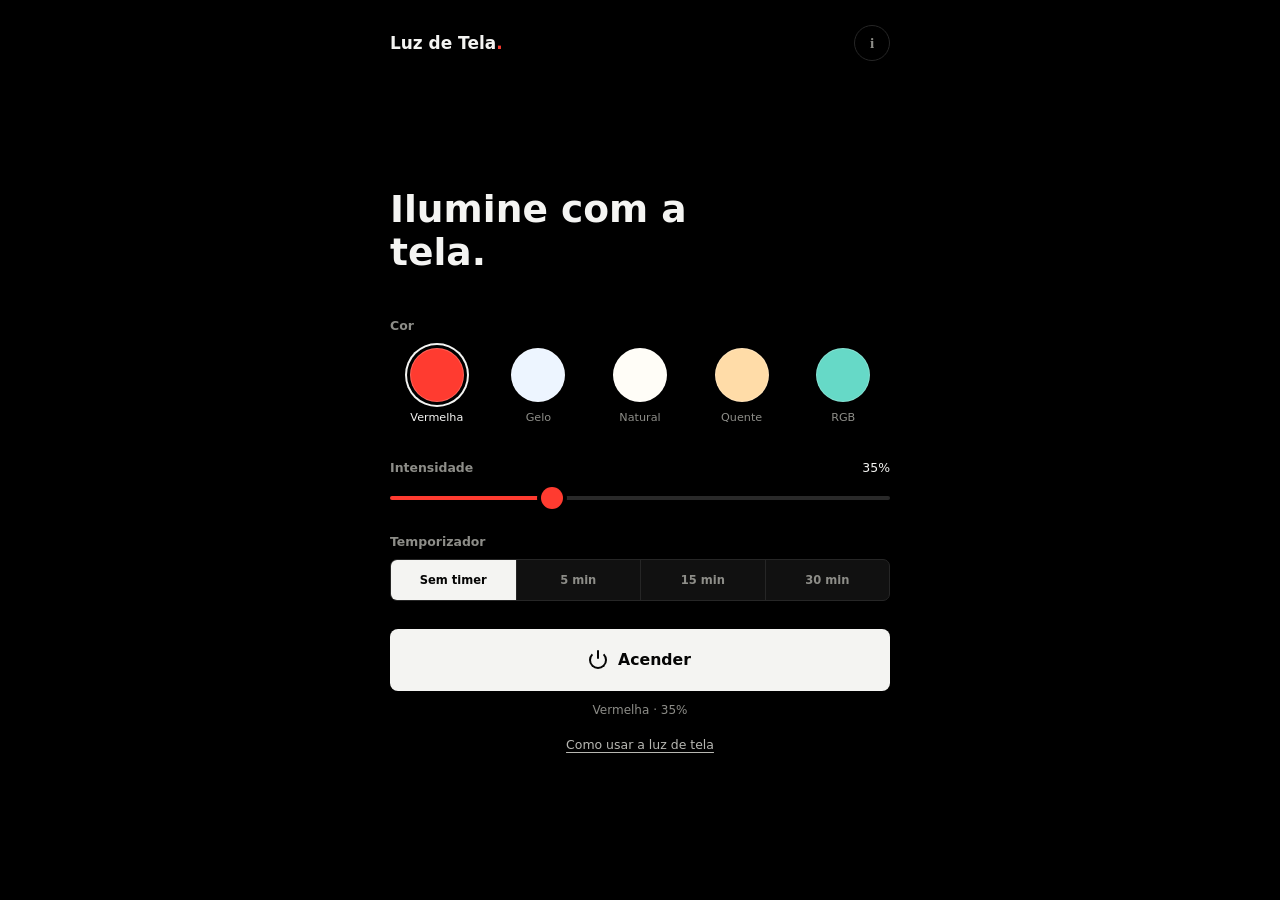
<file: index.html>
<!doctype html>
<html lang="pt-BR">
  <head>
    <meta charset="utf-8" />
    <meta name="viewport" content="width=device-width, initial-scale=1, viewport-fit=cover" />
    <meta
      name="description"
      content="Use a tela do celular para iluminar fotos, chamadas ou o quarto. Escolha tela branca, luz vermelha ou RGB e ajuste a intensidade. Grátis e sem cadastro."
    />
    <meta name="robots" content="index, follow" />
    <meta name="theme-color" content="#000000" />
    <meta name="apple-mobile-web-app-capable" content="yes" />
    <meta name="apple-mobile-web-app-status-bar-style" content="black-translucent" />
    <meta name="apple-mobile-web-app-title" content="Luz de Tela" />
    <link rel="canonical" href="https://generosorafa.github.io/luz-de-tela/" />
    <meta property="og:type" content="website" />
    <meta property="og:locale" content="pt_BR" />
    <meta property="og:site_name" content="Luz de Tela" />
    <meta property="og:url" content="https://generosorafa.github.io/luz-de-tela/" />
    <meta property="og:title" content="Luz de Tela: tela branca, vermelha e RGB" />
    <meta
      property="og:description"
      content="Use a tela do celular para iluminar com branco, vermelho, tons quentes ou qualquer cor RGB."
    />
    <meta
      property="og:image"
      content="https://generosorafa.github.io/luz-de-tela/og.png"
    />
    <meta property="og:image:width" content="1536" />
    <meta property="og:image:height" content="1024" />
    <meta
      property="og:image:alt"
      content="Luz de Tela. Uma luz simples, quando precisar."
    />
    <meta name="twitter:card" content="summary_large_image" />
    <meta name="twitter:title" content="Luz de Tela: tela branca, vermelha e RGB" />
    <meta
      name="twitter:description"
      content="Use a tela do celular para iluminar com branco, vermelho, tons quentes ou qualquer cor RGB."
    />
    <meta
      name="twitter:image"
      content="https://generosorafa.github.io/luz-de-tela/og.png"
    />
    <title>Luz de Tela: tela branca, vermelha e RGB para iluminar</title>
    <link rel="manifest" href="manifest.webmanifest?v=6" />
    <link rel="sitemap" type="application/xml" href="sitemap.xml" />
    <link rel="icon" href="icons/icon-192.png" />
    <link rel="apple-touch-icon" href="icons/apple-touch-icon.png" />
    <link rel="stylesheet" href="styles.css?v=7" />
    <script type="application/ld+json">
      {
        "@context": "https://schema.org",
        "@type": "WebApplication",
        "name": "Luz de Tela",
        "alternateName": "Luz de tela para celular",
        "url": "https://generosorafa.github.io/luz-de-tela/",
        "description": "Transforme a tela do celular em uma luz branca, vermelha ou RGB com intensidade ajustável.",
        "applicationCategory": "UtilitiesApplication",
        "operatingSystem": "Any",
        "browserRequirements": "Requires JavaScript",
        "inLanguage": "pt-BR",
        "isAccessibleForFree": true,
        "featureList": [
          "Tela branca em tons gelo, natural e quente",
          "Luz vermelha",
          "Seletor de cores RGB",
          "Intensidade ajustável",
          "Temporizador de desligamento"
        ],
        "offers": {
          "@type": "Offer",
          "price": "0",
          "priceCurrency": "BRL"
        }
      }
    </script>
  </head>
  <body>
    <div class="app-shell">
      <section class="controls-screen" id="controlsScreen" aria-labelledby="appTitle">
        <header class="topbar">
          <h1 id="appTitle">Luz de Tela<span aria-hidden="true">.</span></h1>
          <div class="topbar-actions">
            <a
              class="about-link"
              href="sobre/"
              aria-label="Sobre o Luz de Tela"
              title="Sobre"
            >
              <span aria-hidden="true">i</span>
            </a>
            <button class="install-button" id="installButton" type="button" hidden>
              Instalar
            </button>
          </div>
        </header>

        <main class="tool">
          <p class="tagline">Ilumine com a tela.</p>

          <fieldset class="tone-fieldset">
            <legend>Cor</legend>
            <div class="tone-picker" id="presetGrid">
              <button
                class="tone-option selected"
                type="button"
                data-color="#ff3b30"
                data-name="Vermelha"
                aria-pressed="true"
              >
                <span class="tone-swatch red" aria-hidden="true"></span>
                <span>Vermelha</span>
              </button>
              <button
                class="tone-option"
                type="button"
                data-color="#edf5ff"
                data-name="Branco gelo"
                aria-pressed="false"
              >
                <span class="tone-swatch ice" aria-hidden="true"></span>
                <span>Gelo</span>
              </button>
              <button
                class="tone-option"
                type="button"
                data-color="#fffdf7"
                data-name="Branco natural"
                aria-pressed="false"
              >
                <span class="tone-swatch natural" aria-hidden="true"></span>
                <span>Natural</span>
              </button>
              <button
                class="tone-option"
                type="button"
                data-color="#ffdca8"
                data-name="Branco quente"
                aria-pressed="false"
              >
                <span class="tone-swatch warm" aria-hidden="true"></span>
                <span>Quente</span>
              </button>
              <label class="tone-option custom-tone">
                <input
                  id="customColor"
                  type="color"
                  value="#66d9c7"
                  aria-label="Escolher outra cor"
                />
                <span class="tone-swatch custom-swatch" id="customSwatch" aria-hidden="true"></span>
                <span>RGB</span>
              </label>
            </div>
          </fieldset>

          <div class="intensity-control">
            <label for="intensity">Intensidade</label>
            <output id="intensityValue" for="intensity">35%</output>
            <input
              id="intensity"
              class="range"
              type="range"
              min="5"
              max="100"
              value="35"
              aria-label="Intensidade da luz"
            />
          </div>

          <fieldset class="timer-fieldset">
            <legend>Temporizador</legend>
            <div class="timer-options" id="timerOptions">
              <button
                class="timer-option selected"
                type="button"
                data-minutes="0"
                aria-pressed="true"
              >
                Sem timer
              </button>
              <button class="timer-option" type="button" data-minutes="5" aria-pressed="false">
                5 min
              </button>
              <button class="timer-option" type="button" data-minutes="15" aria-pressed="false">
                15 min
              </button>
              <button class="timer-option" type="button" data-minutes="30" aria-pressed="false">
                30 min
              </button>
            </div>
          </fieldset>

          <button class="primary-action" id="turnOn" type="button">
            <span class="power-symbol" aria-hidden="true"></span>
            Acender
          </button>
          <p class="selection-summary" id="selectionSummary" aria-live="polite">
            Vermelha · 35%
          </p>
          <a class="guide-link" href="guia/">Como usar a luz de tela</a>
          <p class="sr-only" id="timerStatus" aria-live="assertive"></p>
        </main>
      </section>

      <dialog class="install-dialog" id="installDialog" aria-labelledby="installTitle">
        <div class="install-dialog-content">
          <div class="install-dialog-header">
            <h2 id="installTitle">Instalar Luz de Tela</h2>
            <button class="install-close" id="installClose" type="button" aria-label="Fechar">
              ×
            </button>
          </div>
          <p>No Safari, toque em Compartilhar e depois em Adicionar à Tela de Início.</p>
          <button class="dialog-action" id="installDone" type="button">Entendi</button>
        </div>
      </dialog>

      <section
        class="light-stage"
        id="lightStage"
        role="button"
        tabindex="0"
        aria-label="Luz ligada. Toque para apagar."
        aria-hidden="true"
      >
        <div class="stage-feedback" id="stageFeedback" aria-live="polite">
          <strong id="stageIntensity">35%</strong>
          <span>Intensidade</span>
        </div>
        <span class="tap-hint">
          <span class="stage-timer" id="stageTimer" hidden></span>
          <span aria-hidden="true"></span>Deslize para ajustar · toque para apagar
        </span>
      </section>
    </div>

    <script src="app.js?v=6" defer></script>
  </body>
</html>
</file>
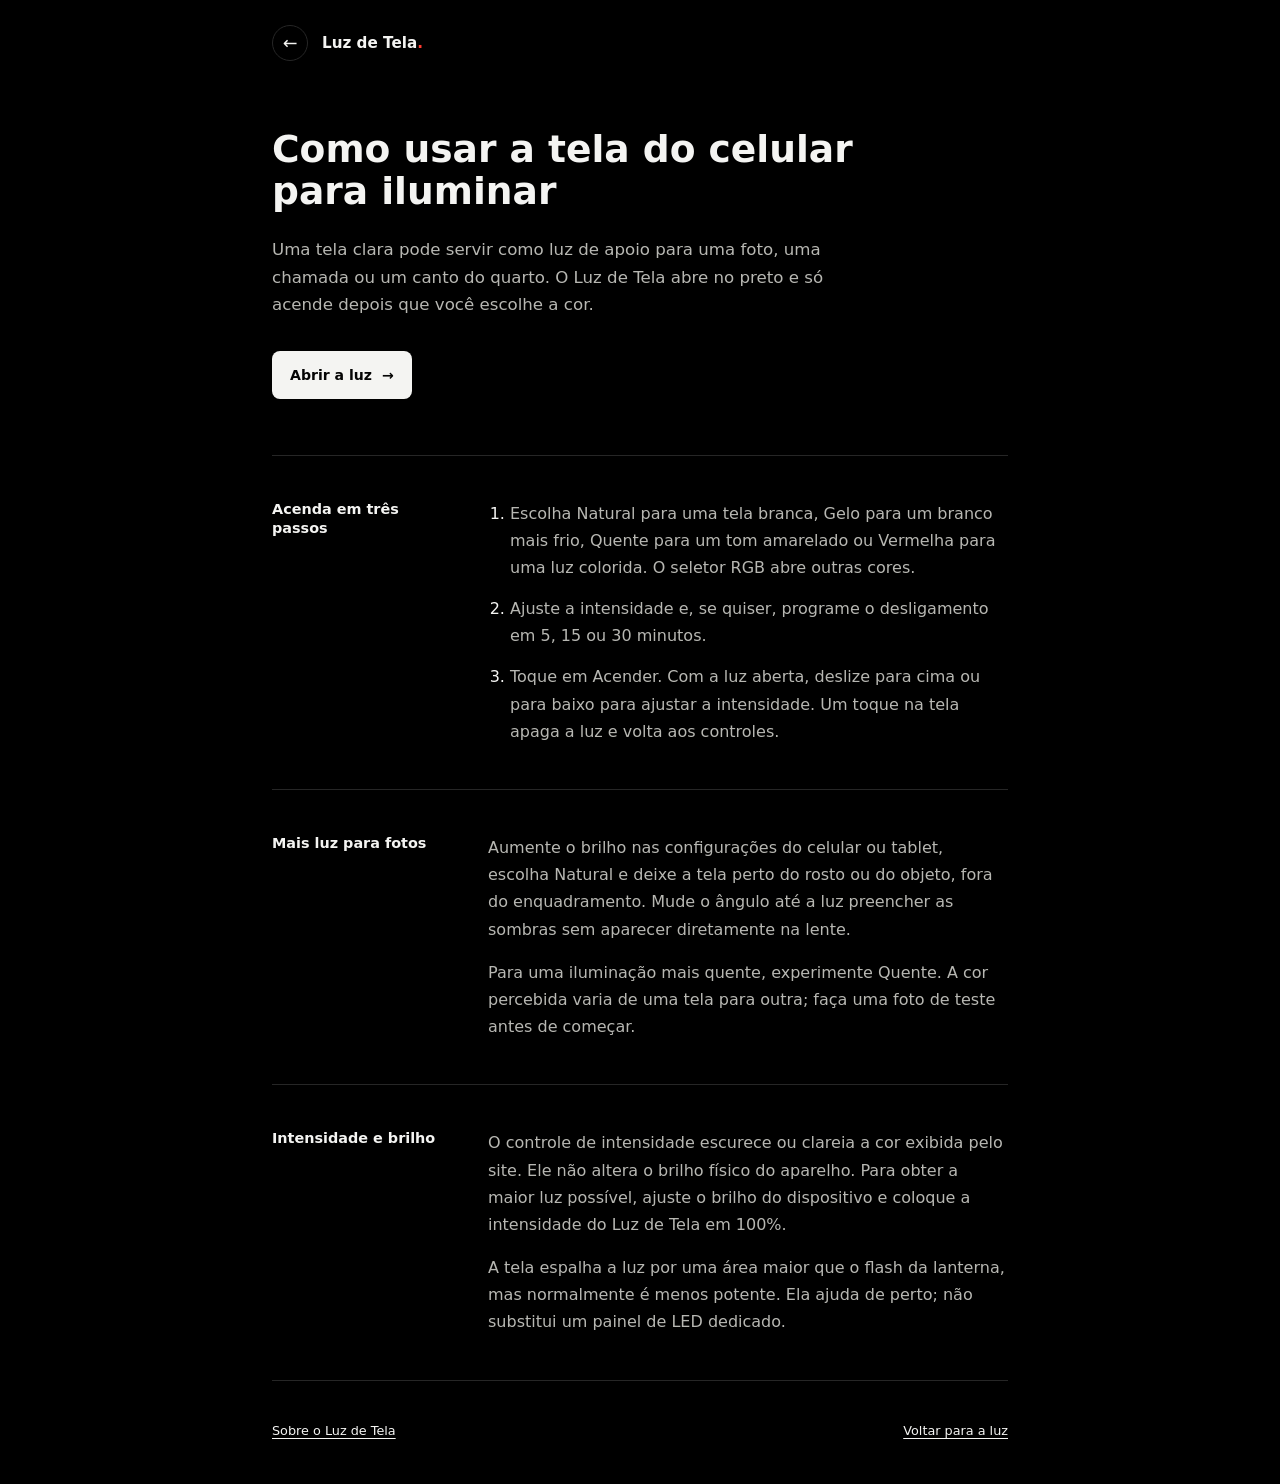
<file: guia/index.html>
<!doctype html>
<html lang="pt-BR">
  <head>
    <meta charset="utf-8" />
    <meta name="viewport" content="width=device-width, initial-scale=1, viewport-fit=cover" />
    <meta
      name="description"
      content="Como usar a tela do celular para iluminar: escolha uma tela branca, quente ou vermelha, ajuste a intensidade e saiba como aproveitar a luz em fotos e chamadas."
    />
    <meta name="robots" content="index, follow" />
    <meta name="theme-color" content="#000000" />
    <link rel="canonical" href="https://generosorafa.github.io/luz-de-tela/guia/" />
    <meta property="og:type" content="article" />
    <meta property="og:locale" content="pt_BR" />
    <meta property="og:site_name" content="Luz de Tela" />
    <meta property="og:url" content="https://generosorafa.github.io/luz-de-tela/guia/" />
    <meta property="og:title" content="Como usar a tela do celular para iluminar" />
    <meta
      property="og:description"
      content="Escolha a cor, ajuste a intensidade e use a tela como luz de apoio para fotos, chamadas e pequenos espaços."
    />
    <meta property="og:image" content="https://generosorafa.github.io/luz-de-tela/og.png" />
    <meta name="twitter:card" content="summary_large_image" />
    <title>Como usar a tela do celular para iluminar | Luz de Tela</title>
    <link rel="manifest" href="../manifest.webmanifest?v=6" />
    <link rel="icon" href="../icons/icon-192.png" />
    <link rel="apple-touch-icon" href="../icons/apple-touch-icon.png" />
    <link rel="stylesheet" href="../styles.css?v=7" />
  </head>
  <body class="about-page">
    <div class="about-shell">
      <header class="about-topbar">
        <a class="back-link" href="../" aria-label="Voltar para o Luz de Tela" title="Voltar">
          <span aria-hidden="true">←</span>
        </a>
        <a class="brand-link" href="../">Luz de Tela<span aria-hidden="true">.</span></a>
      </header>

      <main class="guide-main">
        <div class="guide-intro">
          <h1>Como usar a tela do celular para iluminar</h1>
          <p>
            Uma tela clara pode servir como luz de apoio para uma foto, uma chamada ou um canto
            do quarto. O Luz de Tela abre no preto e só acende depois que você escolhe a cor.
          </p>
          <a class="about-primary" href="../">Abrir a luz <span aria-hidden="true">→</span></a>
        </div>

        <section class="about-section">
          <h2>Acenda em três passos</h2>
          <ol class="guide-steps">
            <li>
              Escolha Natural para uma tela branca, Gelo para um branco mais frio, Quente para
              um tom amarelado ou Vermelha para uma luz colorida. O seletor RGB abre outras cores.
            </li>
            <li>
              Ajuste a intensidade e, se quiser, programe o desligamento em 5, 15 ou 30 minutos.
            </li>
            <li>
              Toque em Acender. Com a luz aberta, deslize para cima ou para baixo para ajustar a
              intensidade. Um toque na tela apaga a luz e volta aos controles.
            </li>
          </ol>
        </section>

        <section class="about-section">
          <h2>Mais luz para fotos</h2>
          <div>
            <p>
              Aumente o brilho nas configurações do celular ou tablet, escolha Natural e deixe
              a tela perto do rosto ou do objeto, fora do enquadramento. Mude o ângulo até a luz
              preencher as sombras sem aparecer diretamente na lente.
            </p>
            <p>
              Para uma iluminação mais quente, experimente Quente. A cor percebida varia de uma
              tela para outra; faça uma foto de teste antes de começar.
            </p>
          </div>
        </section>

        <section class="about-section">
          <h2>Intensidade e brilho</h2>
          <div>
            <p>
              O controle de intensidade escurece ou clareia a cor exibida pelo site. Ele não
              altera o brilho físico do aparelho. Para obter a maior luz possível, ajuste o
              brilho do dispositivo e coloque a intensidade do Luz de Tela em 100%.
            </p>
            <p>
              A tela espalha a luz por uma área maior que o flash da lanterna, mas normalmente
              é menos potente. Ela ajuda de perto; não substitui um painel de LED dedicado.
            </p>
          </div>
        </section>
      </main>

      <footer class="about-footer">
        <a href="../sobre/">Sobre o Luz de Tela</a>
        <a href="../">Voltar para a luz</a>
      </footer>
    </div>
  </body>
</html>
</file>
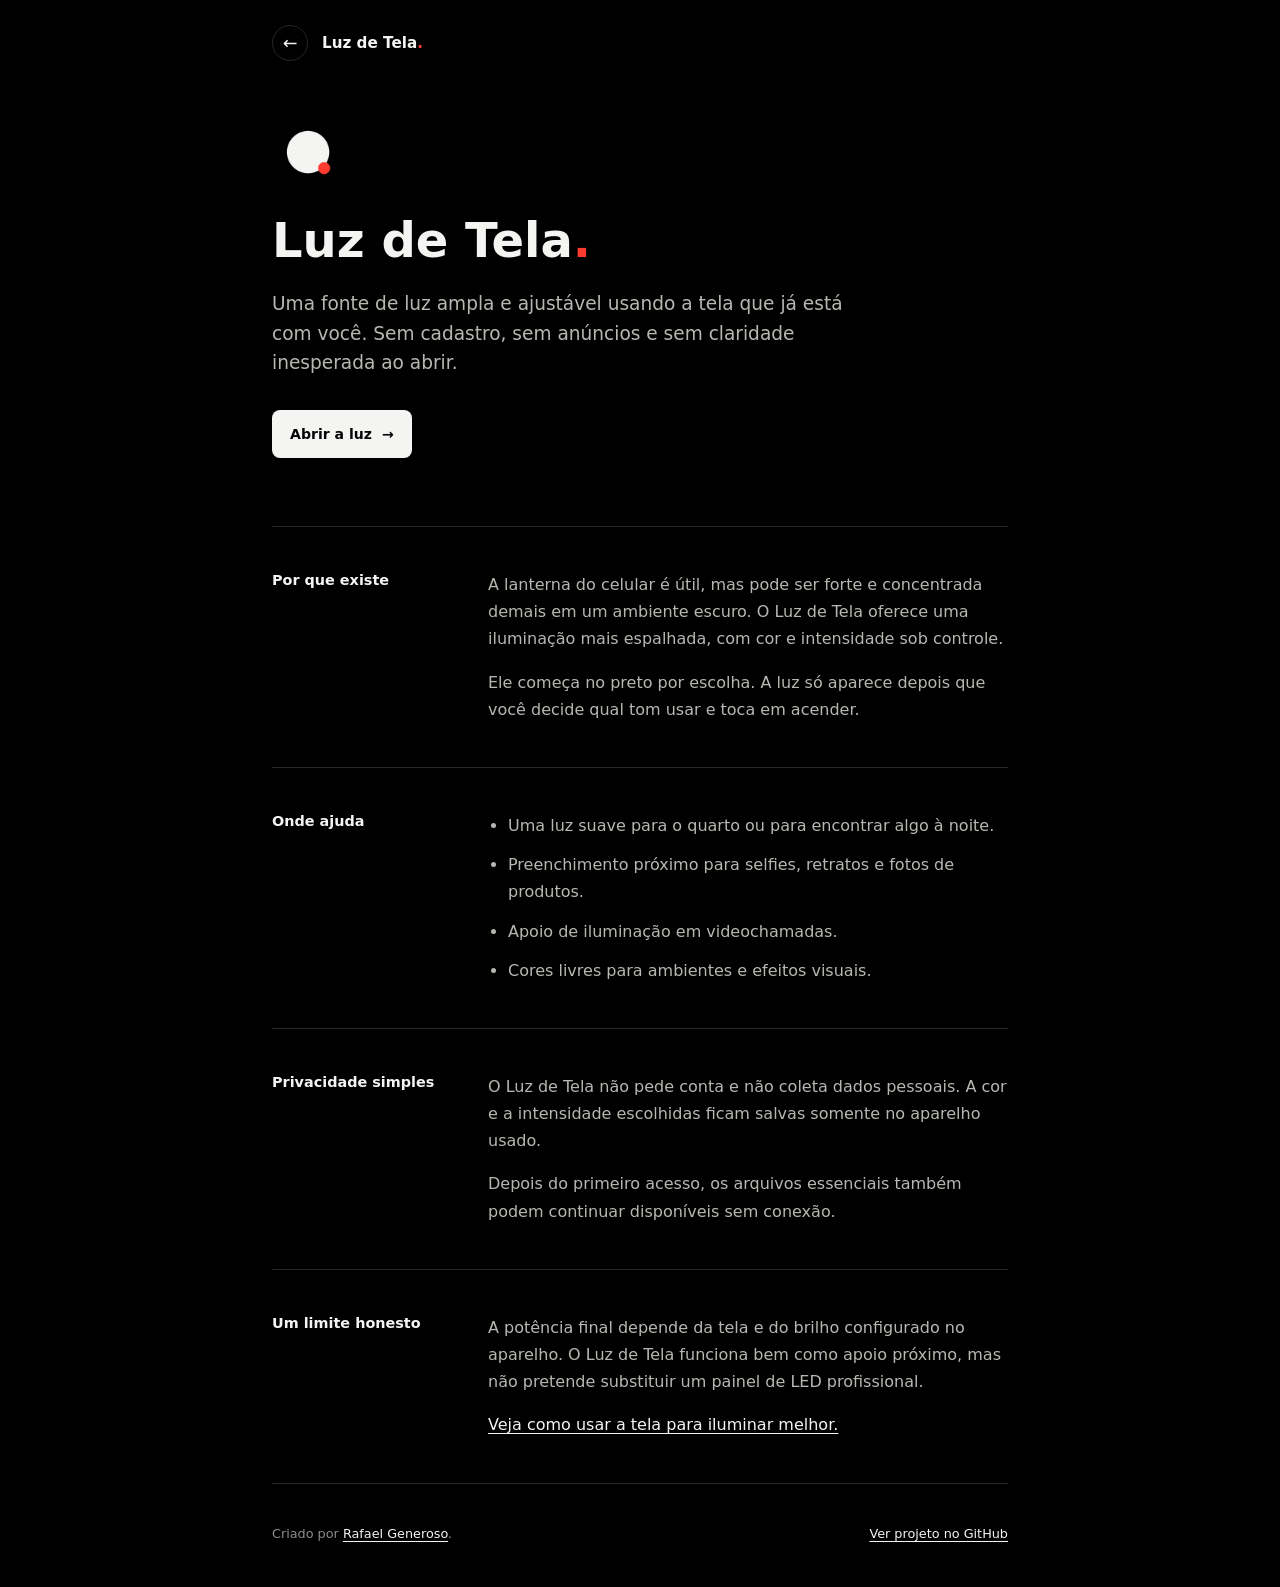
<file: sobre/index.html>
<!doctype html>
<html lang="pt-BR">
  <head>
    <meta charset="utf-8" />
    <meta name="viewport" content="width=device-width, initial-scale=1, viewport-fit=cover" />
    <meta
      name="description"
      content="Conheça o Luz de Tela, uma luz branca, vermelha ou RGB gratuita para usar no celular, tablet ou computador."
    />
    <meta name="robots" content="index, follow" />
    <meta name="theme-color" content="#000000" />
    <link rel="canonical" href="https://generosorafa.github.io/luz-de-tela/sobre/" />
    <meta property="og:type" content="website" />
    <meta property="og:locale" content="pt_BR" />
    <meta property="og:site_name" content="Luz de Tela" />
    <meta property="og:url" content="https://generosorafa.github.io/luz-de-tela/sobre/" />
    <meta property="og:title" content="Sobre o Luz de Tela" />
    <meta
      property="og:description"
      content="Uma luz simples e ajustável para o quarto, a mesa, uma chamada ou uma foto."
    />
    <meta
      property="og:image"
      content="https://generosorafa.github.io/luz-de-tela/og.png"
    />
    <meta property="og:image:width" content="1536" />
    <meta property="og:image:height" content="1024" />
    <meta
      property="og:image:alt"
      content="Luz de Tela. Uma luz simples, quando precisar."
    />
    <meta name="twitter:card" content="summary_large_image" />
    <meta name="twitter:title" content="Sobre o Luz de Tela" />
    <meta
      name="twitter:description"
      content="Uma luz simples e ajustável para o quarto, a mesa, uma chamada ou uma foto."
    />
    <meta
      name="twitter:image"
      content="https://generosorafa.github.io/luz-de-tela/og.png"
    />
    <title>Sobre o Luz de Tela</title>
    <link rel="manifest" href="../manifest.webmanifest?v=6" />
    <link rel="icon" href="../icons/icon-192.png" />
    <link rel="apple-touch-icon" href="../icons/apple-touch-icon.png" />
    <link rel="stylesheet" href="../styles.css?v=7" />
    <script type="application/ld+json">
      {
        "@context": "https://schema.org",
        "@type": "AboutPage",
        "name": "Sobre o Luz de Tela",
        "url": "https://generosorafa.github.io/luz-de-tela/sobre/",
        "inLanguage": "pt-BR",
        "mainEntity": {
          "@type": "WebApplication",
          "name": "Luz de Tela",
          "url": "https://generosorafa.github.io/luz-de-tela/",
          "applicationCategory": "UtilitiesApplication",
          "operatingSystem": "Any",
          "isAccessibleForFree": true
        }
      }
    </script>
  </head>
  <body class="about-page">
    <div class="about-shell">
      <header class="about-topbar">
        <a class="back-link" href="../" aria-label="Voltar para o Luz de Tela" title="Voltar">
          <span aria-hidden="true">←</span>
        </a>
        <a class="brand-link" href="../">Luz de Tela<span aria-hidden="true">.</span></a>
      </header>

      <main class="about-main">
        <section class="about-intro" aria-labelledby="aboutTitle">
          <img
            class="about-icon"
            src="../icons/icon-192.png"
            width="72"
            height="72"
            alt=""
          />
          <h1 id="aboutTitle">Luz de Tela<span aria-hidden="true">.</span></h1>
          <p>
            Uma fonte de luz ampla e ajustável usando a tela que já está com você. Sem
            cadastro, sem anúncios e sem claridade inesperada ao abrir.
          </p>
          <a class="about-primary" href="../">Abrir a luz <span aria-hidden="true">→</span></a>
        </section>

        <section class="about-section">
          <h2>Por que existe</h2>
          <div>
            <p>
              A lanterna do celular é útil, mas pode ser forte e concentrada demais em um
              ambiente escuro. O Luz de Tela oferece uma iluminação mais espalhada, com cor e
              intensidade sob controle.
            </p>
            <p>
              Ele começa no preto por escolha. A luz só aparece depois que você decide qual
              tom usar e toca em acender.
            </p>
          </div>
        </section>

        <section class="about-section">
          <h2>Onde ajuda</h2>
          <ul class="about-list">
            <li>Uma luz suave para o quarto ou para encontrar algo à noite.</li>
            <li>Preenchimento próximo para selfies, retratos e fotos de produtos.</li>
            <li>Apoio de iluminação em videochamadas.</li>
            <li>Cores livres para ambientes e efeitos visuais.</li>
          </ul>
        </section>

        <section class="about-section">
          <h2>Privacidade simples</h2>
          <div>
            <p>
              O Luz de Tela não pede conta e não coleta dados pessoais. A cor e a intensidade
              escolhidas ficam salvas somente no aparelho usado.
            </p>
            <p>
              Depois do primeiro acesso, os arquivos essenciais também podem continuar
              disponíveis sem conexão.
            </p>
          </div>
        </section>

        <section class="about-section">
          <h2>Um limite honesto</h2>
          <div>
            <p>
              A potência final depende da tela e do brilho configurado no aparelho. O Luz de
              Tela funciona bem como apoio próximo, mas não pretende substituir um painel de
              LED profissional.
            </p>
            <p><a href="../guia/">Veja como usar a tela para iluminar melhor.</a></p>
          </div>
        </section>
      </main>

      <footer class="about-footer">
        <p>
          Criado por
          <a href="https://github.com/generosorafa" rel="author">Rafael Generoso</a>.
        </p>
        <a href="https://github.com/generosorafa/luz-de-tela">Ver projeto no GitHub</a>
      </footer>
    </div>
  </body>
</html>
</file>
<file: styles.css>
:root {
  color-scheme: dark;
  --background: #000000;
  --surface: #111111;
  --text: #f4f4f2;
  --muted: #8d8d88;
  --line: #262626;
  --accent: #ff3b30;
  --active-light: rgb(89, 21, 17);
  --stage-ink: #ffffff;
}

* {
  box-sizing: border-box;
}

html,
body {
  min-height: 100%;
}

body {
  margin: 0;
  background: var(--background);
  color: var(--text);
  font-family: ui-rounded, "SF Pro Rounded", "Segoe UI", system-ui, -apple-system, sans-serif;
  letter-spacing: 0;
}

button,
input,
dialog {
  font: inherit;
}

button,
label {
  -webkit-tap-highlight-color: transparent;
}

.app-shell,
.controls-screen {
  min-height: 100vh;
  min-height: 100svh;
}

.controls-screen {
  width: min(100%, 560px);
  margin: 0 auto;
  display: flex;
  flex-direction: column;
  padding: max(22px, env(safe-area-inset-top)) max(20px, env(safe-area-inset-right))
    max(24px, env(safe-area-inset-bottom)) max(20px, env(safe-area-inset-left));
}

.topbar {
  min-height: 42px;
  display: flex;
  align-items: center;
  justify-content: space-between;
  gap: 20px;
}

.topbar-actions {
  display: flex;
  align-items: center;
  gap: 8px;
}

h1 {
  margin: 0;
  font-size: 1.06rem;
  font-weight: 680;
  line-height: 1;
}

h1 span {
  color: var(--accent);
}

.install-button {
  min-height: 36px;
  border: 1px solid var(--line);
  border-radius: 7px;
  padding: 0 12px;
  color: var(--text);
  background: transparent;
  cursor: pointer;
  font-size: 0.82rem;
  font-weight: 650;
}

.about-link,
.back-link {
  width: 36px;
  height: 36px;
  flex: 0 0 auto;
  display: inline-flex;
  align-items: center;
  justify-content: center;
  border: 1px solid var(--line);
  border-radius: 50%;
  color: var(--muted);
  text-decoration: none;
}

.about-link span {
  font-family: Georgia, serif;
  font-size: 0.95rem;
  font-weight: 700;
  line-height: 1;
}

.install-dialog {
  width: min(calc(100% - 32px), 420px);
  margin: auto auto max(16px, env(safe-area-inset-bottom));
  border: 1px solid var(--line);
  border-radius: 8px;
  padding: 0;
  color: var(--text);
  background: var(--surface);
}

.install-dialog::backdrop {
  background: rgba(0, 0, 0, 0.76);
}

.install-dialog-content {
  padding: 20px;
}

.install-dialog-header {
  display: flex;
  align-items: center;
  justify-content: space-between;
  gap: 20px;
}

.install-dialog h2 {
  margin: 0;
  font-size: 1rem;
}

.install-dialog p {
  margin: 18px 0;
  color: #b7b7b2;
  font-size: 0.9rem;
  line-height: 1.5;
}

.install-close {
  width: 36px;
  height: 36px;
  flex: 0 0 auto;
  border: 0;
  border-radius: 50%;
  color: var(--muted);
  background: transparent;
  cursor: pointer;
  font-size: 1.45rem;
  line-height: 1;
}

.dialog-action {
  width: 100%;
  min-height: 48px;
  border: 0;
  border-radius: 8px;
  color: #050505;
  background: var(--text);
  cursor: pointer;
  font-weight: 720;
}

.tool {
  flex: 1;
  display: flex;
  flex-direction: column;
  justify-content: center;
  padding: 42px 0 26px;
}

.tagline {
  max-width: 370px;
  margin: 0 0 44px;
  color: var(--text);
  font-size: clamp(1.65rem, 7vw, 2.35rem);
  font-weight: 560;
  line-height: 1.14;
}

.tone-fieldset {
  min-width: 0;
  margin: 0;
  padding: 0;
  border: 0;
}

.tone-fieldset legend,
.intensity-control label {
  margin: 0 0 15px;
  padding: 0;
  color: var(--muted);
  font-size: 0.78rem;
  font-weight: 650;
}

.tone-picker {
  display: grid;
  grid-template-columns: repeat(5, minmax(0, 1fr));
  gap: 8px;
}

.tone-option {
  position: relative;
  min-width: 0;
  min-height: 78px;
  display: flex;
  flex-direction: column;
  align-items: center;
  justify-content: flex-start;
  gap: 10px;
  border: 0;
  padding: 0;
  color: var(--muted);
  background: transparent;
  cursor: pointer;
  font-size: 0.7rem;
  line-height: 1;
  white-space: nowrap;
}

.tone-swatch {
  width: 48px;
  height: 48px;
  display: block;
  border: 1px solid rgba(255, 255, 255, 0.2);
  border-radius: 50%;
  transition: transform 160ms ease, box-shadow 160ms ease;
}

.tone-option:hover .tone-swatch {
  transform: translateY(-2px);
}

.tone-option.selected,
.custom-tone.selected {
  color: var(--text);
}

.tone-option.selected .tone-swatch,
.custom-tone.selected .tone-swatch {
  box-shadow: 0 0 0 3px var(--background), 0 0 0 5px var(--text);
}

.red {
  background: #ff3b30;
}

.ice {
  background: #edf5ff;
}

.natural {
  background: #fffdf7;
}

.warm {
  background: #ffdca8;
}

.custom-swatch {
  background: #66d9c7;
}

.custom-tone input {
  position: absolute;
  width: 48px;
  height: 48px;
  inset: 0 auto auto 50%;
  transform: translateX(-50%);
  opacity: 0;
  cursor: pointer;
}

.intensity-control {
  position: relative;
  display: grid;
  grid-template-columns: 1fr auto;
  align-items: center;
  margin-top: 34px;
}

.timer-fieldset {
  min-width: 0;
  margin: 22px 0 0;
  padding: 0;
  border: 0;
}

.timer-fieldset legend {
  margin: 0 0 10px;
  padding: 0;
  color: var(--muted);
  font-size: 0.78rem;
  font-weight: 650;
}

.timer-options {
  display: grid;
  grid-template-columns: repeat(4, minmax(0, 1fr));
  overflow: hidden;
  border: 1px solid var(--line);
  border-radius: 7px;
  background: var(--surface);
}

.timer-option {
  min-width: 0;
  min-height: 40px;
  border: 0;
  border-left: 1px solid var(--line);
  padding: 0 8px;
  color: var(--muted);
  background: transparent;
  cursor: pointer;
  font-size: 0.72rem;
  font-weight: 650;
  white-space: nowrap;
}

.timer-option:first-child {
  border-left: 0;
}

.timer-option.selected {
  color: #050505;
  background: var(--text);
}

.timer-options .timer-option:focus-visible {
  outline-offset: -3px;
}

.intensity-control label {
  margin: 0;
}

.intensity-control output {
  min-width: 44px;
  color: var(--text);
  font-size: 0.78rem;
  font-variant-numeric: tabular-nums;
  text-align: right;
}

.range {
  grid-column: 1 / -1;
  width: 100%;
  height: 28px;
  margin: 9px 0 0;
  appearance: none;
  background: transparent;
  cursor: pointer;
}

.range::-webkit-slider-runnable-track {
  height: 4px;
  border-radius: 2px;
  background: linear-gradient(
    90deg,
    var(--accent) var(--range-progress, 35%),
    #292929 var(--range-progress, 35%)
  );
}

.range::-moz-range-track {
  height: 4px;
  border-radius: 2px;
  background: #292929;
}

.range::-moz-range-progress {
  height: 4px;
  border-radius: 2px;
  background: var(--accent);
}

.range::-webkit-slider-thumb {
  width: 22px;
  height: 22px;
  margin-top: -9px;
  appearance: none;
  border: 0;
  border-radius: 50%;
  background: var(--accent);
  box-shadow: 0 0 0 4px var(--background);
}

.range::-moz-range-thumb {
  width: 22px;
  height: 22px;
  border: 0;
  border-radius: 50%;
  background: var(--accent);
  box-shadow: 0 0 0 4px var(--background);
}

.primary-action {
  width: 100%;
  min-height: 62px;
  display: flex;
  align-items: center;
  justify-content: center;
  gap: 11px;
  margin-top: 28px;
  border: 0;
  border-radius: 8px;
  color: #050505;
  background: #f4f4f2;
  cursor: pointer;
  font-size: 0.98rem;
  font-weight: 720;
}

.primary-action:active {
  transform: translateY(1px);
}

.power-symbol {
  position: relative;
  width: 18px;
  height: 18px;
  display: inline-block;
  border: 2px solid currentColor;
  border-top-color: transparent;
  border-radius: 50%;
}

.power-symbol::before {
  content: "";
  position: absolute;
  width: 2px;
  height: 9px;
  left: 6px;
  top: -3px;
  border-radius: 2px;
  background: currentColor;
}

.selection-summary {
  min-height: 18px;
  margin: 12px 0 0;
  color: var(--muted);
  font-size: 0.75rem;
  text-align: center;
}

.guide-link {
  align-self: center;
  margin-top: 16px;
  color: #b7b7b2;
  font-size: 0.78rem;
  text-decoration: underline;
  text-underline-offset: 3px;
}

.tone-option:focus-visible .tone-swatch,
.about-link:focus-visible,
.back-link:focus-visible,
.brand-link:focus-visible,
.about-primary:focus-visible,
.about-footer a:focus-visible,
.guide-link:focus-visible,
.about-section a:focus-visible,
.timer-option:focus-visible,
.install-button:focus-visible,
.install-close:focus-visible,
.dialog-action:focus-visible,
.primary-action:focus-visible,
.range:focus-visible,
.light-stage:focus-visible {
  outline: 2px solid #ffffff;
  outline-offset: 4px;
}

.sr-only {
  position: absolute;
  width: 1px;
  height: 1px;
  overflow: hidden;
  clip: rect(0, 0, 0, 0);
  clip-path: inset(50%);
  white-space: nowrap;
}

.light-stage {
  position: fixed;
  inset: 0;
  z-index: 10;
  display: none;
  align-items: flex-end;
  justify-content: center;
  padding: 24px 20px max(28px, env(safe-area-inset-bottom));
  background: var(--active-light);
  cursor: pointer;
  touch-action: none;
  user-select: none;
}

.light-stage.active {
  display: flex;
}

.stage-feedback {
  position: absolute;
  inset: 50% auto auto 50%;
  display: grid;
  gap: 2px;
  transform: translate(-50%, -50%);
  color: var(--stage-ink);
  opacity: 0;
  pointer-events: none;
  text-align: center;
  transition: opacity 140ms ease;
}

.stage-feedback.visible {
  opacity: 0.72;
}

.stage-feedback strong {
  font-size: 1.85rem;
  font-variant-numeric: tabular-nums;
  line-height: 1;
}

.stage-feedback span {
  font-size: 0.7rem;
  font-weight: 650;
}

.tap-hint {
  display: flex;
  align-items: center;
  gap: 8px;
  color: var(--stage-ink);
  font-size: 0.74rem;
  font-weight: 650;
  text-align: center;
  opacity: 0;
  animation: hint-fade 2.5s ease forwards;
}

.tap-hint > span[aria-hidden="true"] {
  width: 7px;
  height: 7px;
  flex: 0 0 auto;
  border: 1px solid currentColor;
  border-radius: 50%;
}

.stage-timer {
  padding-right: 2px;
  font-variant-numeric: tabular-nums;
}

.about-page {
  min-height: 100%;
  background: #000000;
}

.about-shell {
  width: min(100%, 780px);
  min-height: 100vh;
  min-height: 100svh;
  margin: 0 auto;
  padding: max(22px, env(safe-area-inset-top)) max(22px, env(safe-area-inset-right))
    max(28px, env(safe-area-inset-bottom)) max(22px, env(safe-area-inset-left));
}

.about-topbar {
  min-height: 42px;
  display: flex;
  align-items: center;
  gap: 14px;
}

.back-link {
  color: var(--text);
  font-size: 1.1rem;
}

.brand-link {
  color: var(--text);
  font-size: 0.95rem;
  font-weight: 680;
  text-decoration: none;
}

.brand-link span,
.about-intro h1 span {
  color: #ff3b30;
}

.about-main {
  padding-top: 52px;
}

.about-intro {
  padding: 0 0 68px;
}

.about-icon {
  width: 72px;
  height: 72px;
  display: block;
  margin-bottom: 28px;
  border-radius: 8px;
}

.about-intro h1 {
  max-width: 620px;
  margin: 0;
  font-size: 3rem;
  font-weight: 650;
  line-height: 1.02;
}

.about-intro > p {
  max-width: 610px;
  margin: 24px 0 0;
  color: #b7b7b2;
  font-size: 1.16rem;
  line-height: 1.6;
}

.about-primary {
  min-height: 48px;
  display: inline-flex;
  align-items: center;
  gap: 10px;
  margin-top: 32px;
  border-radius: 8px;
  padding: 0 18px;
  color: #050505;
  background: var(--text);
  font-size: 0.88rem;
  font-weight: 720;
  text-decoration: none;
}

.about-section {
  display: grid;
  grid-template-columns: 170px minmax(0, 1fr);
  gap: 46px;
  padding: 44px 0;
  border-top: 1px solid var(--line);
}

.about-section h2 {
  margin: 0;
  color: var(--text);
  font-size: 0.9rem;
  font-weight: 680;
  line-height: 1.35;
}

.about-section p,
.about-list {
  margin: 0;
  color: #b7b7b2;
  font-size: 1rem;
  line-height: 1.7;
}

.about-section p + p {
  margin-top: 16px;
}

.about-section a {
  color: var(--text);
  text-underline-offset: 3px;
}

.guide-main {
  padding-top: 64px;
}

.guide-intro {
  padding-bottom: 56px;
}

.guide-intro h1 {
  max-width: 620px;
  font-size: 2.35rem;
  line-height: 1.12;
}

.guide-intro > p {
  max-width: 610px;
  margin: 24px 0 0;
  color: #b7b7b2;
  font-size: 1.04rem;
  line-height: 1.65;
}

.guide-steps {
  display: grid;
  gap: 14px;
  margin: 0;
  padding-left: 22px;
  color: #b7b7b2;
  font-size: 1rem;
  line-height: 1.7;
}

.guide-steps li::marker {
  color: var(--text);
}

.about-list {
  display: grid;
  gap: 12px;
  padding-left: 20px;
}

.about-footer {
  display: flex;
  align-items: center;
  justify-content: space-between;
  gap: 24px;
  padding: 42px 0 18px;
  border-top: 1px solid var(--line);
  color: var(--muted);
  font-size: 0.8rem;
}

.about-footer p {
  margin: 0;
}

.about-footer a {
  color: var(--text);
  text-underline-offset: 3px;
}

@keyframes hint-fade {
  0%,
  20% {
    opacity: 0.7;
  }

  100% {
    opacity: 0;
  }
}

@media (min-width: 700px) {
  .controls-screen {
    padding-left: 30px;
    padding-right: 30px;
  }

  .tool {
    padding-top: 70px;
    padding-bottom: 70px;
  }

  .tone-swatch,
  .custom-tone input {
    width: 54px;
    height: 54px;
  }

  .install-dialog {
    margin: auto;
  }
}

@media (max-height: 670px) {
  .tool {
    justify-content: flex-start;
    padding-top: 26px;
  }

  .tagline {
    margin-bottom: 30px;
  }

  .intensity-control {
    margin-top: 24px;
  }

  .timer-fieldset {
    margin-top: 18px;
  }

  .primary-action {
    margin-top: 22px;
  }
}

@media (max-width: 620px) {
  .guide-main {
    padding-top: 48px;
  }

  .guide-intro h1 {
    font-size: 1.9rem;
  }

  .about-main {
    padding-top: 42px;
  }

  .about-intro {
    padding-bottom: 54px;
  }

  .about-intro h1 {
    font-size: 2.35rem;
  }

  .about-intro > p {
    font-size: 1rem;
  }

  .about-section {
    grid-template-columns: 1fr;
    gap: 18px;
    padding: 34px 0;
  }

  .about-footer {
    align-items: flex-start;
    flex-direction: column;
    gap: 12px;
  }
}

@media (prefers-reduced-motion: reduce) {
  *,
  *::before,
  *::after {
    animation-duration: 0.001ms !important;
    animation-iteration-count: 1 !important;
    scroll-behavior: auto !important;
  }
}
</file>
